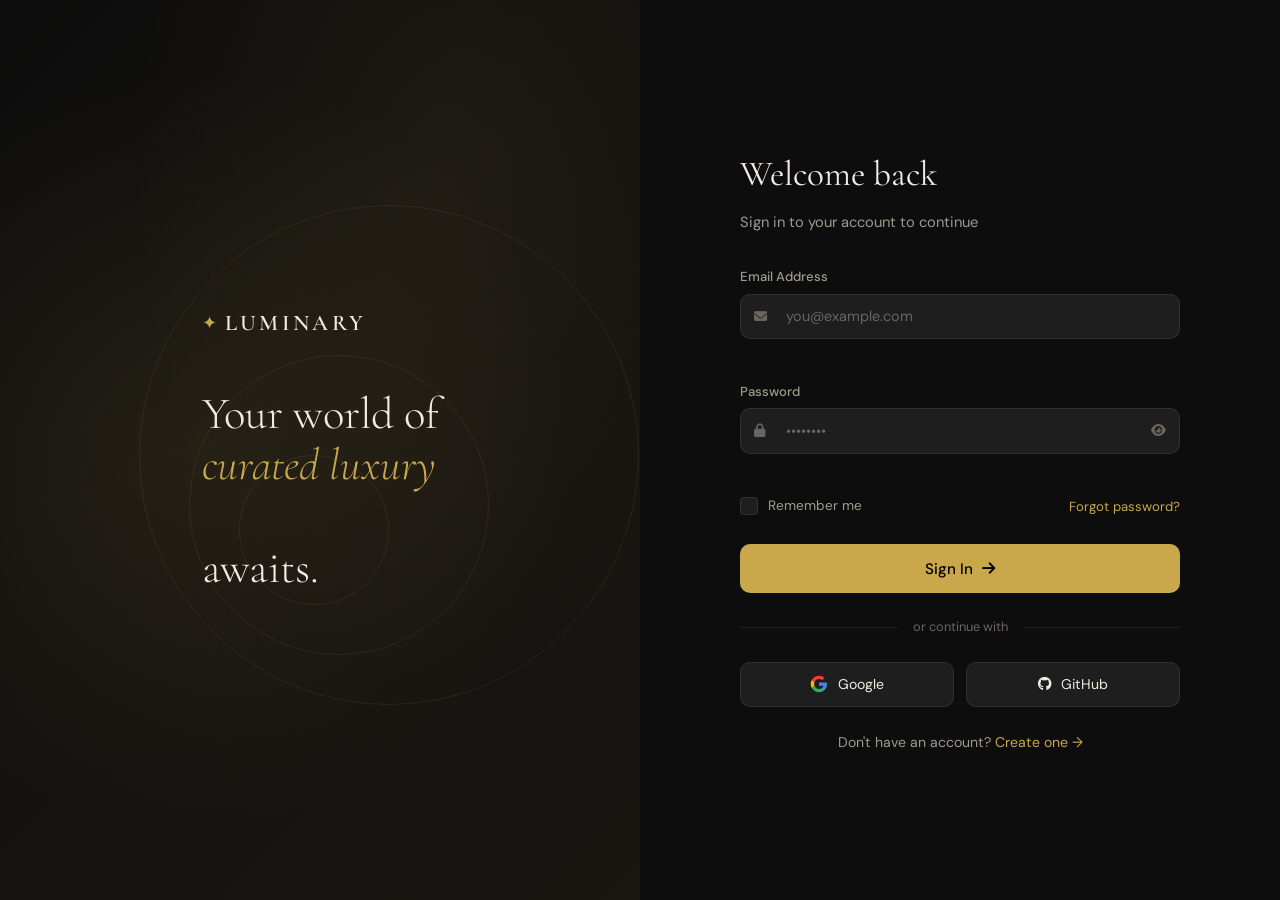
<file: public/login.html>
<!DOCTYPE html>
<html lang="en">
<head>
  <meta charset="UTF-8"/>
  <meta name="viewport" content="width=device-width, initial-scale=1.0"/>
  <title>LUMINARY — Login</title>
  <link rel="stylesheet" href="style.css"/>
  <link href="https://fonts.googleapis.com/css2?family=Cormorant+Garamond:wght@300;400;600;700&family=DM+Sans:wght@300;400;500&display=swap" rel="stylesheet"/>
  <link rel="stylesheet" href="https://cdnjs.cloudflare.com/ajax/libs/font-awesome/6.5.0/css/all.min.css"/>
</head>
<body class="auth-page">

<div class="auth-split">
  <!-- LEFT PANEL -->
  <div class="auth-visual">
    <div class="auth-visual-inner">
      <div class="av-brand">
        <span class="brand-icon">✦</span>
        <span class="brand-name">LUMINARY</span>
      </div>
      <h2 class="av-tagline">Your world of<br/><em>curated luxury</em><br/>awaits.</h2>
      <div class="av-decor">
        <div class="decor-circle c1"></div>
        <div class="decor-circle c2"></div>
        <div class="decor-circle c3"></div>
      </div>
    </div>
  </div>

  <!-- RIGHT PANEL -->
  <div class="auth-form-panel">
    <div class="auth-form-wrap">
      <div class="auth-form-header">
        <h1>Welcome back</h1>
        <p>Sign in to your account to continue</p>
      </div>

      <div class="auth-message" id="authMessage"></div>

      <form class="auth-form" id="loginForm" novalidate>
        <div class="form-group">
          <label for="email">Email Address</label>
          <div class="input-wrap">
            <i class="fa fa-envelope"></i>
            <input type="email" id="email" name="email" placeholder="you@example.com" required/>
          </div>
          <span class="field-error" id="emailError"></span>
        </div>

        <div class="form-group">
          <label for="password">Password</label>
          <div class="input-wrap">
            <i class="fa fa-lock"></i>
            <input type="password" id="password" name="password" placeholder="••••••••" required/>
            <button type="button" class="toggle-pass" id="togglePass"><i class="fa fa-eye"></i></button>
          </div>
          <span class="field-error" id="passwordError"></span>
        </div>

        <div class="form-options">
          <label class="checkbox-label">
            <input type="checkbox" id="rememberMe"/>
            <span class="checkmark"></span>
            Remember me
          </label>
          <a href="#" class="forgot-link">Forgot password?</a>
        </div>

        <button type="submit" class="auth-submit" id="loginBtn">
          <span class="btn-text">Sign In</span>
          <i class="fa fa-arrow-right"></i>
          <span class="btn-loader" id="btnLoader" style="display:none"><i class="fa fa-spinner fa-spin"></i></span>
        </button>
      </form>

      <div class="auth-divider"><span>or continue with</span></div>

      <div class="social-auth">
        <button class="social-btn google-btn">
          <svg viewBox="0 0 24 24" width="18" height="18"><path fill="#4285F4" d="M22.56 12.25c0-.78-.07-1.53-.2-2.25H12v4.26h5.92c-.26 1.37-1.04 2.53-2.21 3.31v2.77h3.57c2.08-1.92 3.28-4.74 3.28-8.09z"/><path fill="#34A853" d="M12 23c2.97 0 5.46-.98 7.28-2.66l-3.57-2.77c-.98.66-2.23 1.06-3.71 1.06-2.86 0-5.29-1.93-6.16-4.53H2.18v2.84C3.99 20.53 7.7 23 12 23z"/><path fill="#FBBC05" d="M5.84 14.09c-.22-.66-.35-1.36-.35-2.09s.13-1.43.35-2.09V7.07H2.18C1.43 8.55 1 10.22 1 12s.43 3.45 1.18 4.93l2.85-2.22.81-.62z"/><path fill="#EA4335" d="M12 5.38c1.62 0 3.06.56 4.21 1.64l3.15-3.15C17.45 2.09 14.97 1 12 1 7.7 1 3.99 3.47 2.18 7.07l3.66 2.84c.87-2.6 3.3-4.53 6.16-4.53z"/></svg>
          Google
        </button>
        <button class="social-btn github-btn">
          <i class="fab fa-github"></i> GitHub
        </button>
      </div>

      <p class="auth-switch">
        Don't have an account? <a href="register.html">Create one →</a>
      </p>
    </div>
  </div>
</div>

<script src="auth.js"></script>
</body>
</html>
</file>
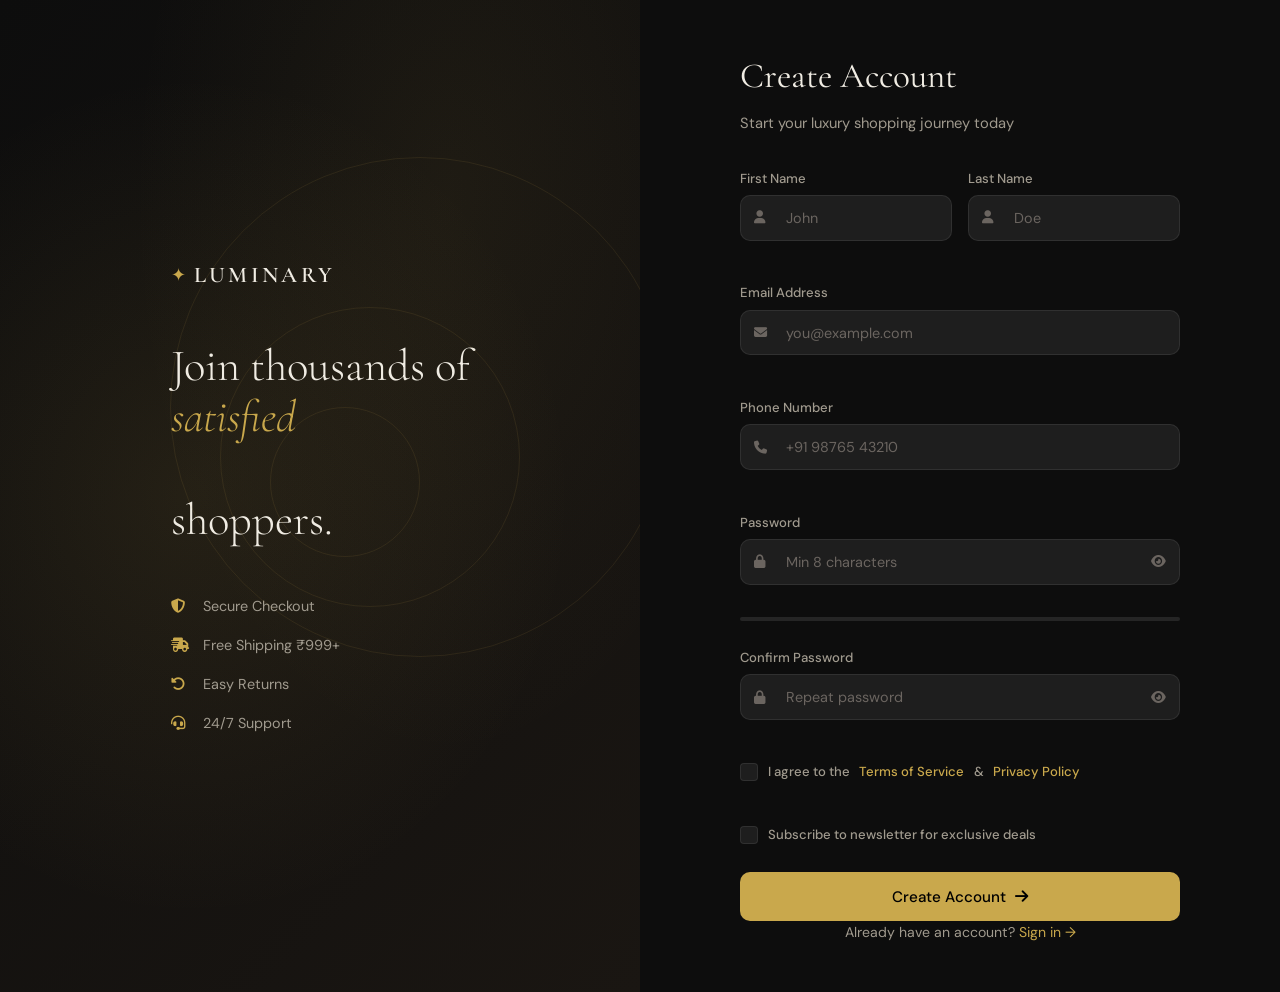
<file: public/register.html>
<!DOCTYPE html>
<html lang="en">
<head>
  <meta charset="UTF-8"/>
  <meta name="viewport" content="width=device-width, initial-scale=1.0"/>
  <title>LUMINARY — Register</title>
  <link rel="stylesheet" href="style.css"/>
  <link href="https://fonts.googleapis.com/css2?family=Cormorant+Garamond:wght@300;400;600;700&family=DM+Sans:wght@300;400;500&display=swap" rel="stylesheet"/>
  <link rel="stylesheet" href="https://cdnjs.cloudflare.com/ajax/libs/font-awesome/6.5.0/css/all.min.css"/>
</head>
<body class="auth-page">

<div class="auth-split">
  <!-- LEFT PANEL -->
  <div class="auth-visual">
    <div class="auth-visual-inner">
      <div class="av-brand">
        <span class="brand-icon">✦</span>
        <span class="brand-name">LUMINARY</span>
      </div>
      <h2 class="av-tagline">Join thousands of<br/><em>satisfied</em><br/>shoppers.</h2>
      <div class="av-perks">
        <div class="perk"><i class="fa fa-shield-halved"></i> Secure Checkout</div>
        <div class="perk"><i class="fa fa-truck-fast"></i> Free Shipping ₹999+</div>
        <div class="perk"><i class="fa fa-rotate-left"></i> Easy Returns</div>
        <div class="perk"><i class="fa fa-headset"></i> 24/7 Support</div>
      </div>
      <div class="av-decor">
        <div class="decor-circle c1"></div>
        <div class="decor-circle c2"></div>
        <div class="decor-circle c3"></div>
      </div>
    </div>
  </div>

  <!-- RIGHT PANEL -->
  <div class="auth-form-panel">
    <div class="auth-form-wrap">
      <div class="auth-form-header">
        <h1>Create Account</h1>
        <p>Start your luxury shopping journey today</p>
      </div>

      <div class="auth-message" id="authMessage"></div>

      <form class="auth-form" id="registerForm" novalidate>
        <div class="form-row">
          <div class="form-group">
            <label for="firstName">First Name</label>
            <div class="input-wrap">
              <i class="fa fa-user"></i>
              <input type="text" id="firstName" name="firstName" placeholder="John" required/>
            </div>
            <span class="field-error" id="firstNameError"></span>
          </div>
          <div class="form-group">
            <label for="lastName">Last Name</label>
            <div class="input-wrap">
              <i class="fa fa-user"></i>
              <input type="text" id="lastName" name="lastName" placeholder="Doe" required/>
            </div>
            <span class="field-error" id="lastNameError"></span>
          </div>
        </div>

        <div class="form-group">
          <label for="email">Email Address</label>
          <div class="input-wrap">
            <i class="fa fa-envelope"></i>
            <input type="email" id="email" name="email" placeholder="you@example.com" required/>
          </div>
          <span class="field-error" id="emailError"></span>
        </div>

        <div class="form-group">
          <label for="phone">Phone Number</label>
          <div class="input-wrap">
            <i class="fa fa-phone"></i>
            <input type="tel" id="phone" name="phone" placeholder="+91 98765 43210"/>
          </div>
          <span class="field-error" id="phoneError"></span>
        </div>

        <div class="form-group">
          <label for="password">Password</label>
          <div class="input-wrap">
            <i class="fa fa-lock"></i>
            <input type="password" id="password" name="password" placeholder="Min 8 characters" required/>
            <button type="button" class="toggle-pass" id="togglePass"><i class="fa fa-eye"></i></button>
          </div>
          <span class="field-error" id="passwordError"></span>
          <div class="password-strength" id="strengthBar">
            <div class="strength-fill" id="strengthFill"></div>
          </div>
          <span class="strength-label" id="strengthLabel"></span>
        </div>

        <div class="form-group">
          <label for="confirmPassword">Confirm Password</label>
          <div class="input-wrap">
            <i class="fa fa-lock"></i>
            <input type="password" id="confirmPassword" name="confirmPassword" placeholder="Repeat password" required/>
            <button type="button" class="toggle-pass" id="toggleConfirm"><i class="fa fa-eye"></i></button>
          </div>
          <span class="field-error" id="confirmError"></span>
        </div>

        <div class="form-group">
          <label class="checkbox-label">
            <input type="checkbox" id="terms" required/>
            <span class="checkmark"></span>
            I agree to the <a href="#">Terms of Service</a> & <a href="#">Privacy Policy</a>
          </label>
          <span class="field-error" id="termsError"></span>
        </div>

        <div class="form-group">
          <label class="checkbox-label">
            <input type="checkbox" id="newsletter"/>
            <span class="checkmark"></span>
            Subscribe to newsletter for exclusive deals
          </label>
        </div>

        <button type="submit" class="auth-submit" id="registerBtn">
          <span class="btn-text">Create Account</span>
          <i class="fa fa-arrow-right"></i>
          <span class="btn-loader" id="btnLoader" style="display:none"><i class="fa fa-spinner fa-spin"></i></span>
        </button>
      </form>

      <p class="auth-switch">
        Already have an account? <a href="login.html">Sign in →</a>
      </p>
    </div>
  </div>
</div>

<script src="auth.js"></script>
</body>
</html>
</file>
<file: public/style.css>
/* ─── ROOT TOKENS ─────────────────────────────────── */
:root {
  --bg: #0d0d0d;
  --bg2: #141414;
  --bg3: #1c1c1c;
  --surface: #1e1e1e;
  --surface2: #252525;
  --border: rgba(255,255,255,0.08);
  --border-hover: rgba(255,255,255,0.18);
  --gold: #c9a84c;
  --gold2: #e6c97a;
  --gold-light: rgba(201,168,76,0.12);
  --text: #f0ece3;
  --text2: #a09a8e;
  --text3: #6b6560;
  --white: #ffffff;
  --red: #e05555;
  --green: #4caf7d;
  --radius: 12px;
  --radius-lg: 20px;
  --shadow: 0 4px 24px rgba(0,0,0,0.5);
  --shadow-lg: 0 12px 48px rgba(0,0,0,0.7);
  --transition: 0.3s cubic-bezier(0.4,0,0.2,1);
  --font-display: 'Cormorant Garamond', serif;
  --font-body: 'DM Sans', sans-serif;
}

*, *::before, *::after { box-sizing: border-box; margin: 0; padding: 0; }

html { scroll-behavior: smooth; }

body {
  font-family: var(--font-body);
  background: var(--bg);
  color: var(--text);
  min-height: 100vh;
  overflow-x: hidden;
  line-height: 1.6;
}

a { text-decoration: none; color: inherit; }
button { cursor: pointer; font-family: var(--font-body); }
input, select, textarea { font-family: var(--font-body); }

/* ─── SCROLLBAR ───────────────────────────────────── */
::-webkit-scrollbar { width: 6px; }
::-webkit-scrollbar-track { background: var(--bg); }
::-webkit-scrollbar-thumb { background: var(--gold); border-radius: 3px; }

/* ─── NAVBAR ──────────────────────────────────────── */
.navbar {
  position: fixed; top: 0; left: 0; right: 0; z-index: 100;
  display: flex; align-items: center; gap: 2rem;
  padding: 0 2.5rem;
  height: 70px;
  background: rgba(13,13,13,0.9);
  backdrop-filter: blur(20px);
  border-bottom: 1px solid var(--border);
  transition: var(--transition);
}

.nav-brand {
  display: flex; align-items: center; gap: 0.5rem;
  flex-shrink: 0;
}
.brand-icon { color: var(--gold); font-size: 1.1rem; }
.brand-name {
  font-family: var(--font-display);
  font-size: 1.4rem; font-weight: 600;
  letter-spacing: 0.15em;
  color: var(--text);
}

.nav-links {
  display: flex; align-items: center; gap: 0.25rem;
  flex: 1;
}
.nav-link {
  padding: 0.4rem 0.9rem;
  font-size: 0.8rem; font-weight: 500;
  letter-spacing: 0.08em;
  color: var(--text2);
  border-radius: 6px;
  transition: var(--transition);
  text-transform: uppercase;
}
.nav-link:hover, .nav-link.active {
  color: var(--gold);
  background: var(--gold-light);
}

.nav-actions { display: flex; align-items: center; gap: 1rem; flex-shrink: 0; }

.search-wrap {
  position: relative;
  display: flex; align-items: center;
}
.search-wrap input {
  background: var(--surface);
  border: 1px solid var(--border);
  border-radius: 8px;
  padding: 0.5rem 1rem 0.5rem 2.4rem;
  color: var(--text);
  font-size: 0.85rem;
  width: 220px;
  transition: var(--transition);
}
.search-wrap input:focus {
  outline: none; border-color: var(--gold);
  width: 260px;
}
.search-wrap input::placeholder { color: var(--text3); }
.search-wrap .fa {
  position: absolute; left: 0.8rem;
  color: var(--text3); font-size: 0.8rem;
  pointer-events: none;
}

.cart-btn {
  position: relative; display: flex; align-items: center; justify-content: center;
  width: 42px; height: 42px;
  background: var(--surface);
  border: 1px solid var(--border);
  border-radius: 10px;
  font-size: 1.05rem; color: var(--text);
  cursor: pointer;
  transition: var(--transition);
}
.cart-btn:hover { border-color: var(--gold); color: var(--gold); }

.cart-badge {
  position: absolute; top: -6px; right: -6px;
  background: var(--gold); color: #000;
  font-size: 0.65rem; font-weight: 700;
  width: 18px; height: 18px;
  border-radius: 50%;
  display: flex; align-items: center; justify-content: center;
  transform: scale(0);
  transition: transform 0.2s;
}
.cart-badge.show { transform: scale(1); }

.user-menu { position: relative; }
.user-avatar {
  width: 42px; height: 42px;
  background: var(--surface);
  border: 1px solid var(--border);
  border-radius: 10px;
  display: flex; align-items: center; justify-content: center;
  font-size: 1rem; color: var(--text2);
  cursor: pointer;
  transition: var(--transition);
}
.user-avatar:hover { border-color: var(--gold); color: var(--gold); }

.user-dropdown {
  position: absolute; top: calc(100% + 12px); right: 0;
  background: var(--surface);
  border: 1px solid var(--border);
  border-radius: var(--radius);
  padding: 0.5rem;
  min-width: 200px;
  box-shadow: var(--shadow-lg);
  opacity: 0; pointer-events: none; transform: translateY(-8px);
  transition: var(--transition);
}
.user-menu:hover .user-dropdown,
.user-dropdown.open {
  opacity: 1; pointer-events: all; transform: translateY(0);
}
.user-dropdown a {
  display: flex; align-items: center; gap: 0.7rem;
  padding: 0.65rem 0.9rem;
  border-radius: 8px;
  font-size: 0.85rem; color: var(--text2);
  transition: var(--transition);
}
.user-dropdown a:hover { background: var(--gold-light); color: var(--gold); }
.user-info {
  padding: 0.65rem 0.9rem;
  font-size: 0.8rem; color: var(--gold);
  border-bottom: 1px solid var(--border);
  margin-bottom: 0.25rem;
}

/* ─── HERO ────────────────────────────────────────── */
.hero {
  position: relative;
  padding: 160px 2.5rem 100px;
  min-height: 90vh;
  display: flex; align-items: center;
  overflow: hidden;
  background: radial-gradient(ellipse at 30% 50%, rgba(201,168,76,0.06) 0%, transparent 60%),
              radial-gradient(ellipse at 80% 80%, rgba(201,168,76,0.04) 0%, transparent 50%),
              var(--bg);
}
.hero-content { position: relative; z-index: 2; max-width: 600px; }
.hero-label {
  font-size: 0.72rem; font-weight: 500;
  letter-spacing: 0.2em; text-transform: uppercase;
  color: var(--gold); margin-bottom: 1.5rem;
}
.hero-title {
  font-family: var(--font-display);
  font-size: clamp(3rem, 7vw, 5.5rem);
  font-weight: 300;
  line-height: 1.05;
  color: var(--text);
  margin-bottom: 1.5rem;
}
.hero-title em { font-style: italic; color: var(--gold); }
.hero-sub {
  font-size: 1rem; color: var(--text2);
  max-width: 420px; margin-bottom: 2.5rem;
  line-height: 1.7;
}
.hero-cta {
  display: inline-flex; align-items: center; gap: 0.7rem;
  background: var(--gold);
  color: #000;
  padding: 0.9rem 2rem;
  border-radius: 50px;
  border: none;
  font-size: 0.9rem; font-weight: 500;
  letter-spacing: 0.05em;
  transition: var(--transition);
}
.hero-cta:hover {
  background: var(--gold2);
  transform: translateY(-2px);
  box-shadow: 0 8px 32px rgba(201,168,76,0.35);
}

.hero-decor { position: absolute; inset: 0; pointer-events: none; }
.decor-circle {
  position: absolute; border-radius: 50%;
  border: 1px solid rgba(201,168,76,0.15);
}
.c1 { width: 600px; height: 600px; right: -200px; top: -100px; animation: rotate 30s linear infinite; }
.c2 { width: 400px; height: 400px; right: 100px; top: 50px; animation: rotate 20s linear infinite reverse; }
.c3 { width: 200px; height: 200px; right: 250px; top: 150px; animation: rotate 12s linear infinite; }
@keyframes rotate { from { transform: rotate(0deg); } to { transform: rotate(360deg); } }

/* ─── PRODUCTS SECTION ────────────────────────────── */
.products-section { padding: 4rem 2.5rem 6rem; }

.section-header {
  display: flex; align-items: center; justify-content: space-between;
  margin-bottom: 2.5rem;
}
.section-title {
  font-family: var(--font-display);
  font-size: 2.5rem; font-weight: 400;
  color: var(--text);
}

.sort-wrap select {
  background: var(--surface);
  border: 1px solid var(--border);
  color: var(--text2);
  padding: 0.6rem 1rem;
  border-radius: 8px;
  font-size: 0.85rem;
  cursor: pointer;
  transition: var(--transition);
}
.sort-wrap select:focus { outline: none; border-color: var(--gold); }
.sort-wrap select option { background: var(--surface); }

.products-grid {
  display: grid;
  grid-template-columns: repeat(auto-fill, minmax(280px, 1fr));
  gap: 1.5rem;
}

/* ─── PRODUCT CARD ────────────────────────────────── */
.product-card {
  background: var(--surface);
  border: 1px solid var(--border);
  border-radius: var(--radius-lg);
  overflow: hidden;
  transition: var(--transition);
  cursor: pointer;
  position: relative;
  animation: fadeUp 0.5s ease both;
}
@keyframes fadeUp { from { opacity:0; transform:translateY(20px); } to { opacity:1; transform:translateY(0); } }

.product-card:hover {
  border-color: var(--border-hover);
  transform: translateY(-4px);
  box-shadow: var(--shadow-lg);
}

.card-img-wrap {
  position: relative;
  height: 220px;
  overflow: hidden;
  background: var(--bg3);
}
.card-img-wrap img {
  width: 100%; height: 100%; object-fit: cover;
  transition: transform 0.6s ease;
}
.product-card:hover .card-img-wrap img { transform: scale(1.06); }

.card-badge {
  position: absolute; top: 12px; left: 12px;
  background: var(--gold);
  color: #000;
  font-size: 0.65rem; font-weight: 700;
  letter-spacing: 0.08em;
  padding: 0.25rem 0.6rem;
  border-radius: 4px;
  text-transform: uppercase;
}
.card-badge.sale { background: var(--red); color: #fff; }
.card-badge.new { background: var(--green); color: #fff; }

.card-wishlist {
  position: absolute; top: 12px; right: 12px;
  width: 34px; height: 34px;
  background: rgba(0,0,0,0.5);
  border: none; border-radius: 50%;
  color: var(--text2); font-size: 0.85rem;
  display: flex; align-items: center; justify-content: center;
  transition: var(--transition);
  backdrop-filter: blur(8px);
}
.card-wishlist:hover, .card-wishlist.active { color: #e05555; }

.card-quick-view {
  position: absolute; bottom: 12px; left: 50%; transform: translateX(-50%);
  background: rgba(201,168,76,0.9);
  color: #000;
  border: none; border-radius: 6px;
  padding: 0.5rem 1.2rem;
  font-size: 0.78rem; font-weight: 500;
  white-space: nowrap;
  opacity: 0; pointer-events: none;
  transition: var(--transition);
  backdrop-filter: blur(8px);
}
.product-card:hover .card-quick-view { opacity: 1; pointer-events: all; }

.card-body { padding: 1.2rem; }
.card-category {
  font-size: 0.7rem; font-weight: 500;
  letter-spacing: 0.1em; text-transform: uppercase;
  color: var(--gold); margin-bottom: 0.35rem;
}
.card-name {
  font-size: 1rem; font-weight: 500;
  color: var(--text); margin-bottom: 0.5rem;
  line-height: 1.4;
}
.card-rating {
  display: flex; align-items: center; gap: 0.4rem;
  margin-bottom: 0.8rem;
}
.stars { color: var(--gold); font-size: 0.78rem; }
.rating-count { font-size: 0.75rem; color: var(--text3); }

.card-footer {
  display: flex; align-items: center; justify-content: space-between;
}
.price-wrap { display: flex; align-items: baseline; gap: 0.5rem; }
.price { font-size: 1.15rem; font-weight: 600; color: var(--text); }
.price-old {
  font-size: 0.82rem; color: var(--text3);
  text-decoration: line-through;
}

.add-btn {
  display: flex; align-items: center; justify-content: center;
  width: 38px; height: 38px;
  background: var(--gold-light);
  border: 1px solid rgba(201,168,76,0.3);
  border-radius: 8px;
  color: var(--gold); font-size: 1rem;
  transition: var(--transition);
}
.add-btn:hover {
  background: var(--gold); color: #000;
  transform: scale(1.08);
}
.add-btn.added { background: var(--green); border-color: var(--green); color: #fff; }

.no-results {
  text-align: center; padding: 5rem 2rem;
  color: var(--text3);
}
.no-results i { font-size: 3rem; margin-bottom: 1rem; display: block; }

/* ─── TOAST ───────────────────────────────────────── */
.toast {
  position: fixed; bottom: 2rem; left: 50%; transform: translateX(-50%) translateY(20px);
  background: var(--surface);
  border: 1px solid var(--border);
  border-radius: 50px;
  padding: 0.8rem 1.8rem;
  font-size: 0.88rem; color: var(--text);
  box-shadow: var(--shadow-lg);
  opacity: 0; pointer-events: none;
  transition: var(--transition);
  z-index: 9999; white-space: nowrap;
}
.toast.show { opacity: 1; transform: translateX(-50%) translateY(0); }
.toast.success { border-color: var(--green); color: var(--green); }
.toast.error { border-color: var(--red); color: var(--red); }

/* ─── CART SIDEBAR ────────────────────────────────── */
.cart-overlay {
  position: fixed; inset: 0; z-index: 200;
  background: rgba(0,0,0,0.7);
  opacity: 0; pointer-events: none;
  transition: opacity 0.3s;
  backdrop-filter: blur(4px);
}
.cart-overlay.open { opacity: 1; pointer-events: all; }

.cart-sidebar {
  position: fixed; top: 0; right: -450px; bottom: 0; z-index: 201;
  width: 420px; max-width: 95vw;
  background: var(--bg2);
  border-left: 1px solid var(--border);
  display: flex; flex-direction: column;
  transition: right 0.4s cubic-bezier(0.4,0,0.2,1);
}
.cart-sidebar.open { right: 0; }

.cart-header {
  display: flex; align-items: center; justify-content: space-between;
  padding: 1.5rem;
  border-bottom: 1px solid var(--border);
}
.cart-header h3 { font-family: var(--font-display); font-size: 1.4rem; font-weight: 400; }
.cart-header span { color: var(--text3); font-size: 1rem; }
.cart-close {
  width: 36px; height: 36px;
  background: var(--surface); border: 1px solid var(--border);
  border-radius: 8px; color: var(--text2); font-size: 0.9rem;
  transition: var(--transition);
}
.cart-close:hover { border-color: var(--red); color: var(--red); }

.cart-items { flex: 1; overflow-y: auto; padding: 1rem; }

.cart-empty {
  text-align: center; padding: 3rem 1rem;
  color: var(--text3);
}
.cart-empty i { font-size: 2.5rem; margin-bottom: 0.8rem; display: block; }

.cart-item {
  display: flex; gap: 1rem;
  padding: 0.9rem;
  background: var(--surface); border: 1px solid var(--border);
  border-radius: var(--radius);
  margin-bottom: 0.8rem;
  transition: var(--transition);
  animation: fadeUp 0.3s ease;
}
.cart-item:hover { border-color: var(--border-hover); }

.cart-item-img {
  width: 70px; height: 70px;
  border-radius: 8px; overflow: hidden; flex-shrink: 0;
  background: var(--bg3);
}
.cart-item-img img { width: 100%; height: 100%; object-fit: cover; }

.cart-item-info { flex: 1; min-width: 0; }
.cart-item-name { font-size: 0.88rem; font-weight: 500; margin-bottom: 0.2rem; white-space: nowrap; overflow: hidden; text-overflow: ellipsis; }
.cart-item-cat { font-size: 0.72rem; color: var(--gold); margin-bottom: 0.5rem; }
.cart-item-price { font-size: 0.95rem; font-weight: 600; color: var(--gold); }

.cart-item-actions { display: flex; flex-direction: column; align-items: flex-end; justify-content: space-between; }
.qty-wrap { display: flex; align-items: center; gap: 0.5rem; }
.qty-btn {
  width: 26px; height: 26px;
  background: var(--bg3); border: 1px solid var(--border);
  border-radius: 6px; color: var(--text);
  font-size: 0.8rem;
  display: flex; align-items: center; justify-content: center;
  transition: var(--transition);
}
.qty-btn:hover { border-color: var(--gold); color: var(--gold); }
.qty-num { font-size: 0.88rem; min-width: 20px; text-align: center; }
.remove-btn { color: var(--text3); font-size: 0.8rem; background: none; border: none; transition: color 0.2s; }
.remove-btn:hover { color: var(--red); }

.cart-footer { padding: 1rem 1.5rem 1.5rem; border-top: 1px solid var(--border); }
.cart-subtotal, .cart-tax { display: flex; justify-content: space-between; font-size: 0.88rem; color: var(--text2); margin-bottom: 0.5rem; }
.cart-total { display: flex; justify-content: space-between; font-size: 1.1rem; font-weight: 600; color: var(--text); padding: 0.8rem 0; border-top: 1px solid var(--border); margin: 0.5rem 0 1rem; }

.checkout-btn {
  width: 100%; padding: 0.9rem;
  background: var(--gold); color: #000;
  border: none; border-radius: 10px;
  font-size: 0.9rem; font-weight: 500;
  display: flex; align-items: center; justify-content: center; gap: 0.5rem;
  transition: var(--transition); margin-bottom: 0.6rem;
}
.checkout-btn:hover { background: var(--gold2); transform: translateY(-1px); }

.clear-cart-btn {
  width: 100%; padding: 0.7rem;
  background: transparent; color: var(--text3);
  border: 1px solid var(--border); border-radius: 10px;
  font-size: 0.82rem;
  transition: var(--transition);
}
.clear-cart-btn:hover { border-color: var(--red); color: var(--red); }

/* ─── PRODUCT MODAL ───────────────────────────────── */
.modal-overlay {
  position: fixed; inset: 0; z-index: 300;
  background: rgba(0,0,0,0.8);
  display: flex; align-items: center; justify-content: center;
  padding: 2rem;
  opacity: 0; pointer-events: none;
  transition: opacity 0.3s;
  backdrop-filter: blur(6px);
}
.modal-overlay.open { opacity: 1; pointer-events: all; }

.product-modal {
  background: var(--bg2);
  border: 1px solid var(--border);
  border-radius: var(--radius-lg);
  width: 100%; max-width: 760px;
  max-height: 90vh; overflow-y: auto;
  position: relative;
  transform: scale(0.95);
  transition: transform 0.3s;
}
.modal-overlay.open .product-modal { transform: scale(1); }

.modal-close {
  position: absolute; top: 1rem; right: 1rem; z-index: 2;
  width: 36px; height: 36px;
  background: var(--surface); border: 1px solid var(--border);
  border-radius: 8px; color: var(--text2);
  display: flex; align-items: center; justify-content: center;
  transition: var(--transition);
}
.modal-close:hover { border-color: var(--red); color: var(--red); }

.modal-inner {
  display: grid; grid-template-columns: 1fr 1fr;
  gap: 0;
}
.modal-img {
  height: 380px; background: var(--bg3);
  border-radius: var(--radius-lg) 0 0 var(--radius-lg); overflow: hidden;
}
.modal-img img { width: 100%; height: 100%; object-fit: cover; }
.modal-info { padding: 2rem; }
.modal-cat { font-size: 0.72rem; font-weight: 500; letter-spacing: 0.1em; text-transform: uppercase; color: var(--gold); margin-bottom: 0.5rem; }
.modal-name { font-family: var(--font-display); font-size: 1.8rem; font-weight: 400; margin-bottom: 0.8rem; }
.modal-rating { display: flex; align-items: center; gap: 0.5rem; margin-bottom: 1rem; }
.modal-desc { font-size: 0.9rem; color: var(--text2); line-height: 1.8; margin-bottom: 1.5rem; }
.modal-price { font-size: 1.6rem; font-weight: 600; color: var(--gold); margin-bottom: 1.5rem; }
.modal-price .old { font-size: 1rem; color: var(--text3); text-decoration: line-through; margin-left: 0.5rem; font-weight: 400; }
.modal-add-btn {
  width: 100%; padding: 0.9rem;
  background: var(--gold); color: #000;
  border: none; border-radius: 10px;
  font-size: 0.95rem; font-weight: 500;
  display: flex; align-items: center; justify-content: center; gap: 0.6rem;
  transition: var(--transition);
}
.modal-add-btn:hover { background: var(--gold2); }

/* ─── FOOTER ──────────────────────────────────────── */
.footer {
  background: var(--bg2);
  border-top: 1px solid var(--border);
  padding: 4rem 2.5rem 2rem;
}
.footer-grid { display: grid; grid-template-columns: 2fr 1fr 1fr; gap: 3rem; margin-bottom: 3rem; }
.footer-brand p { font-size: 0.88rem; color: var(--text3); margin-top: 0.8rem; }
.footer-links, .footer-social { display: flex; flex-direction: column; gap: 0.6rem; }
.footer-links h4, .footer-social h4 { font-size: 0.75rem; font-weight: 600; letter-spacing: 0.12em; text-transform: uppercase; color: var(--text2); margin-bottom: 0.5rem; }
.footer-links a { font-size: 0.88rem; color: var(--text3); transition: color 0.2s; }
.footer-links a:hover { color: var(--gold); }
.social-icons { display: flex; gap: 0.7rem; }
.social-icons a {
  width: 38px; height: 38px;
  background: var(--surface); border: 1px solid var(--border);
  border-radius: 8px; color: var(--text3);
  display: flex; align-items: center; justify-content: center;
  transition: var(--transition);
}
.social-icons a:hover { border-color: var(--gold); color: var(--gold); }
.footer-bottom { border-top: 1px solid var(--border); padding-top: 2rem; font-size: 0.82rem; color: var(--text3); text-align: center; }

/* ─── AUTH PAGES ──────────────────────────────────── */
body.auth-page { background: var(--bg); }

.auth-split {
  display: grid; grid-template-columns: 1fr 1fr;
  min-height: 100vh;
}

.auth-visual {
  background: radial-gradient(ellipse at 30% 50%, rgba(201,168,76,0.1) 0%, transparent 60%),
              radial-gradient(ellipse at 70% 20%, rgba(201,168,76,0.07) 0%, transparent 50%),
              linear-gradient(135deg, #0d0d0d 0%, #1a1612 100%);
  display: flex; align-items: center; justify-content: center;
  position: relative; overflow: hidden;
  padding: 3rem;
}
.auth-visual-inner { position: relative; z-index: 2; }
.auth-visual .av-brand { display: flex; align-items: center; gap: 0.5rem; margin-bottom: 3rem; }
.av-tagline {
  font-family: var(--font-display);
  font-size: clamp(2.2rem, 3.5vw, 3.2rem);
  font-weight: 300; line-height: 1.15;
  color: var(--text);
}
.av-tagline em { font-style: italic; color: var(--gold); display: block; }
.av-perks { margin-top: 3rem; display: flex; flex-direction: column; gap: 1rem; }
.perk { display: flex; align-items: center; gap: 0.8rem; font-size: 0.9rem; color: var(--text2); }
.perk i { color: var(--gold); width: 20px; }
.auth-visual .av-decor { position: absolute; inset: 0; pointer-events: none; }
.auth-visual .decor-circle { border: 1px solid rgba(201,168,76,0.1); }
.auth-visual .c1 { width: 500px; height: 500px; right: -200px; bottom: -100px; }
.auth-visual .c2 { width: 300px; height: 300px; right: -50px; bottom: 100px; }
.auth-visual .c3 { width: 150px; height: 150px; right: 50px; bottom: 200px; }

.auth-form-panel {
  display: flex; align-items: center; justify-content: center;
  padding: 3rem 2rem;
  overflow-y: auto;
}
.auth-form-wrap { width: 100%; max-width: 440px; }

.auth-form-header { margin-bottom: 2rem; }
.auth-form-header h1 { font-family: var(--font-display); font-size: 2.2rem; font-weight: 400; margin-bottom: 0.5rem; }
.auth-form-header p { font-size: 0.92rem; color: var(--text2); }

.auth-message {
  border-radius: 10px; padding: 0.9rem 1.2rem;
  font-size: 0.88rem; margin-bottom: 1.5rem;
  display: none;
}
.auth-message.error { display: block; background: rgba(224,85,85,0.12); border: 1px solid rgba(224,85,85,0.3); color: var(--red); }
.auth-message.success { display: block; background: rgba(76,175,125,0.12); border: 1px solid rgba(76,175,125,0.3); color: var(--green); }

.auth-form { display: flex; flex-direction: column; gap: 1.2rem; }
.form-row { display: grid; grid-template-columns: 1fr 1fr; gap: 1rem; }

.form-group { display: flex; flex-direction: column; gap: 0.4rem; }
.form-group label { font-size: 0.82rem; font-weight: 500; color: var(--text2); }

.input-wrap {
  position: relative; display: flex; align-items: center;
}
.input-wrap > i:first-child {
  position: absolute; left: 0.9rem;
  color: var(--text3); font-size: 0.82rem; pointer-events: none;
}
.input-wrap input {
  width: 100%; padding: 0.8rem 2.8rem;
  background: var(--surface);
  border: 1px solid var(--border);
  border-radius: 10px;
  color: var(--text); font-size: 0.9rem;
  transition: var(--transition);
}
.input-wrap input:focus { outline: none; border-color: var(--gold); background: var(--surface2); }
.input-wrap input::placeholder { color: var(--text3); }
.input-wrap input.error-input { border-color: var(--red); }
.input-wrap input.valid-input { border-color: var(--green); }

.toggle-pass {
  position: absolute; right: 0.9rem;
  background: none; border: none;
  color: var(--text3); font-size: 0.82rem;
  transition: color 0.2s;
}
.toggle-pass:hover { color: var(--text); }

.field-error { font-size: 0.75rem; color: var(--red); min-height: 1rem; }

.form-options { display: flex; align-items: center; justify-content: space-between; }
.forgot-link { font-size: 0.82rem; color: var(--gold); }
.forgot-link:hover { color: var(--gold2); }

.checkbox-label {
  display: flex; align-items: center; gap: 0.6rem;
  font-size: 0.85rem; color: var(--text2); cursor: pointer;
}
.checkbox-label input[type="checkbox"] { display: none; }
.checkmark {
  width: 18px; height: 18px; flex-shrink: 0;
  background: var(--surface); border: 1.5px solid var(--border);
  border-radius: 4px;
  display: flex; align-items: center; justify-content: center;
  transition: var(--transition);
}
.checkbox-label input:checked ~ .checkmark {
  background: var(--gold); border-color: var(--gold);
}
.checkbox-label input:checked ~ .checkmark::after {
  content: '✓'; font-size: 0.7rem; color: #000; font-weight: 700;
}
.checkbox-label a { color: var(--gold); }

.password-strength {
  height: 4px; background: var(--surface2); border-radius: 2px; overflow: hidden;
  margin-top: 0.25rem;
}
.strength-fill { height: 100%; border-radius: 2px; transition: width 0.4s, background 0.4s; width: 0; }
.strength-label { font-size: 0.72rem; color: var(--text3); }

.auth-submit {
  display: flex; align-items: center; justify-content: center; gap: 0.6rem;
  padding: 0.9rem;
  background: var(--gold); color: #000;
  border: none; border-radius: 10px;
  font-size: 0.95rem; font-weight: 500;
  transition: var(--transition);
  margin-top: 0.5rem;
}
.auth-submit:hover { background: var(--gold2); transform: translateY(-1px); }
.auth-submit:disabled { opacity: 0.6; cursor: not-allowed; transform: none; }

.auth-divider {
  text-align: center; position: relative;
  margin: 1.5rem 0; font-size: 0.8rem; color: var(--text3);
}
.auth-divider::before {
  content: ''; position: absolute; left: 0; top: 50%;
  width: 100%; height: 1px; background: var(--border);
}
.auth-divider span { background: var(--bg); padding: 0 1rem; position: relative; }

.social-auth { display: grid; grid-template-columns: 1fr 1fr; gap: 0.8rem; margin-bottom: 1.5rem; }
.social-btn {
  display: flex; align-items: center; justify-content: center; gap: 0.6rem;
  padding: 0.8rem;
  background: var(--surface); border: 1px solid var(--border);
  border-radius: 10px; color: var(--text);
  font-size: 0.88rem;
  transition: var(--transition);
}
.social-btn:hover { border-color: var(--border-hover); background: var(--surface2); }

.auth-switch { font-size: 0.88rem; color: var(--text2); text-align: center; }
.auth-switch a { color: var(--gold); }
.auth-switch a:hover { color: var(--gold2); }

/* ─── RESPONSIVE ──────────────────────────────────── */
@media (max-width: 1024px) {
  .auth-split { grid-template-columns: 1fr; }
  .auth-visual { display: none; }
  .footer-grid { grid-template-columns: 1fr 1fr; }
}

@media (max-width: 768px) {
  .navbar { padding: 0 1.2rem; gap: 1rem; }
  .nav-links { display: none; }
  .search-wrap input { width: 160px; }
  .hero { padding: 120px 1.5rem 80px; }
  .products-section { padding: 2.5rem 1.5rem 4rem; }
  .section-header { flex-direction: column; align-items: flex-start; gap: 1rem; }
  .products-grid { grid-template-columns: repeat(auto-fill, minmax(240px, 1fr)); }
  .modal-inner { grid-template-columns: 1fr; }
  .modal-img { height: 240px; border-radius: var(--radius-lg) var(--radius-lg) 0 0; }
  .footer-grid { grid-template-columns: 1fr; gap: 2rem; }
  .cart-sidebar { width: 100%; right: -100%; }
  .form-row { grid-template-columns: 1fr; }
}

@media (max-width: 480px) {
  .hero-title { font-size: 2.5rem; }
  .search-wrap { display: none; }
  .products-grid { grid-template-columns: 1fr; }
}
</file>
